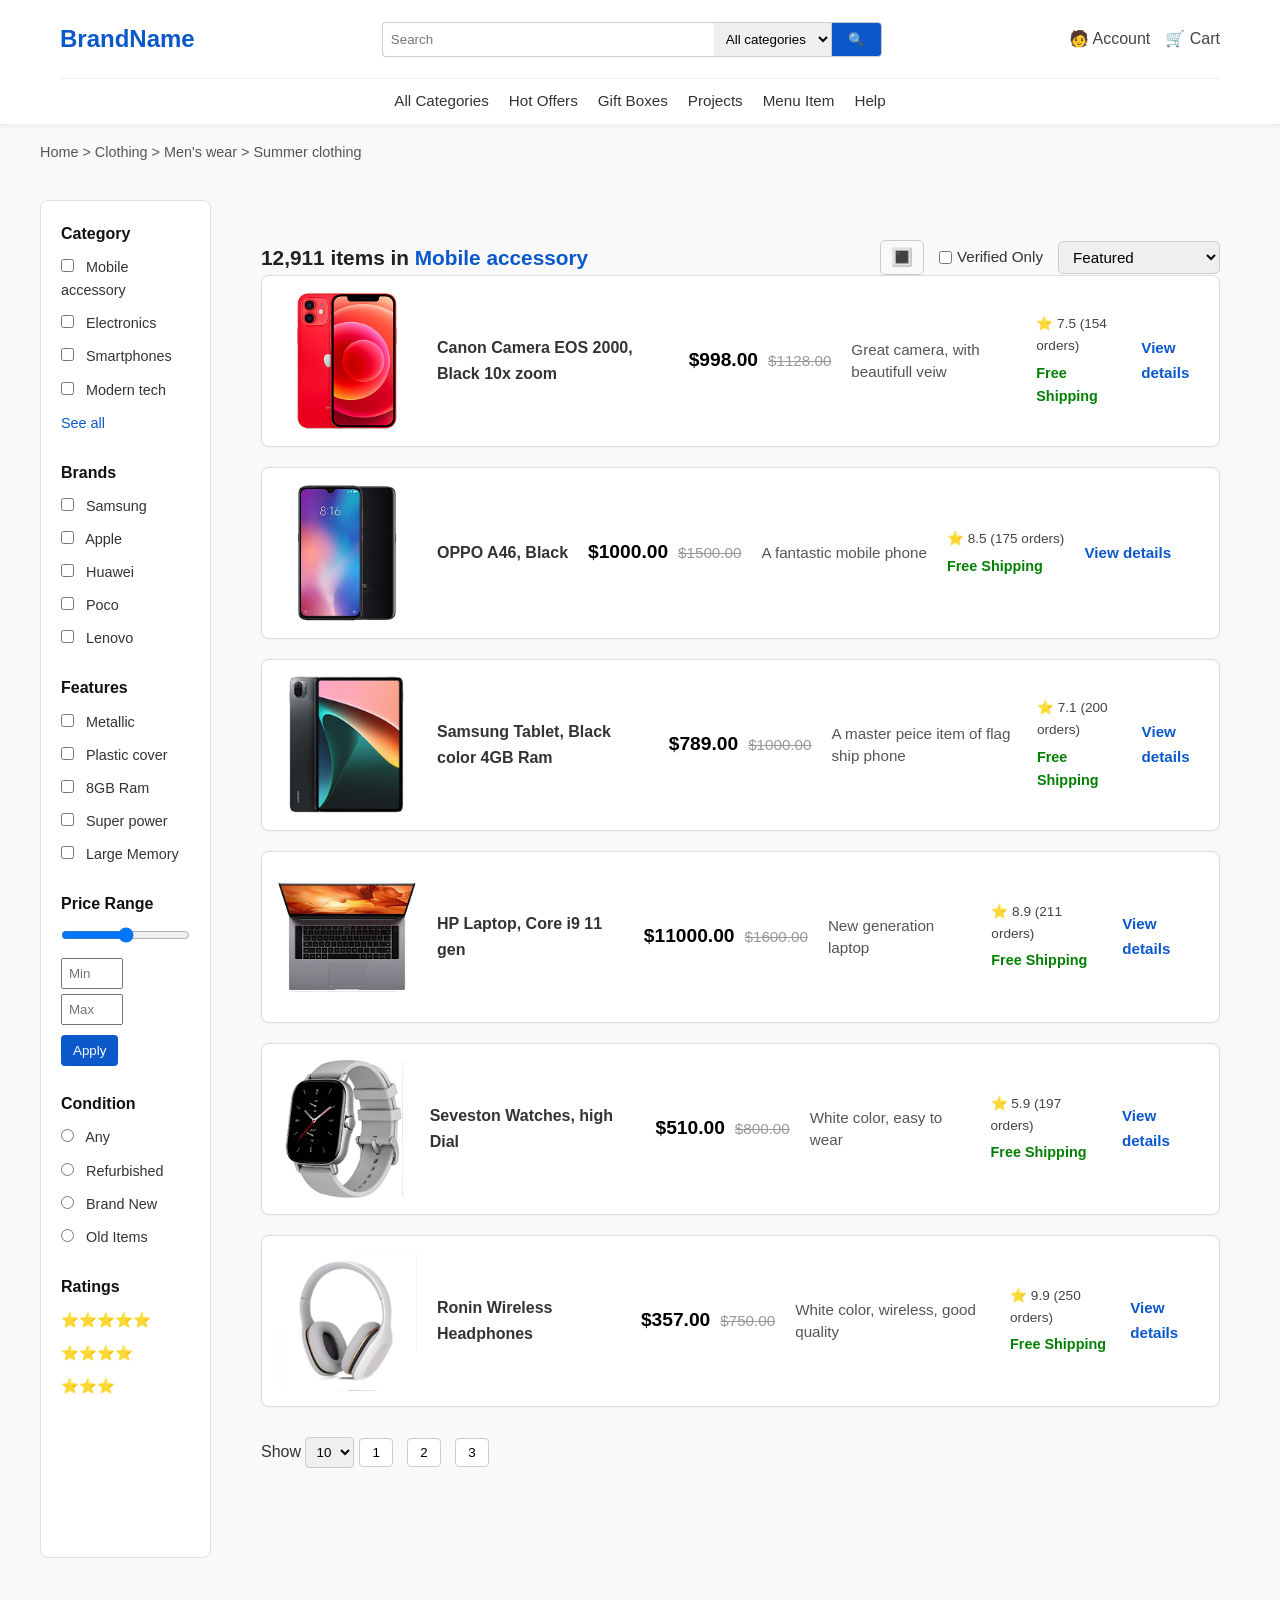
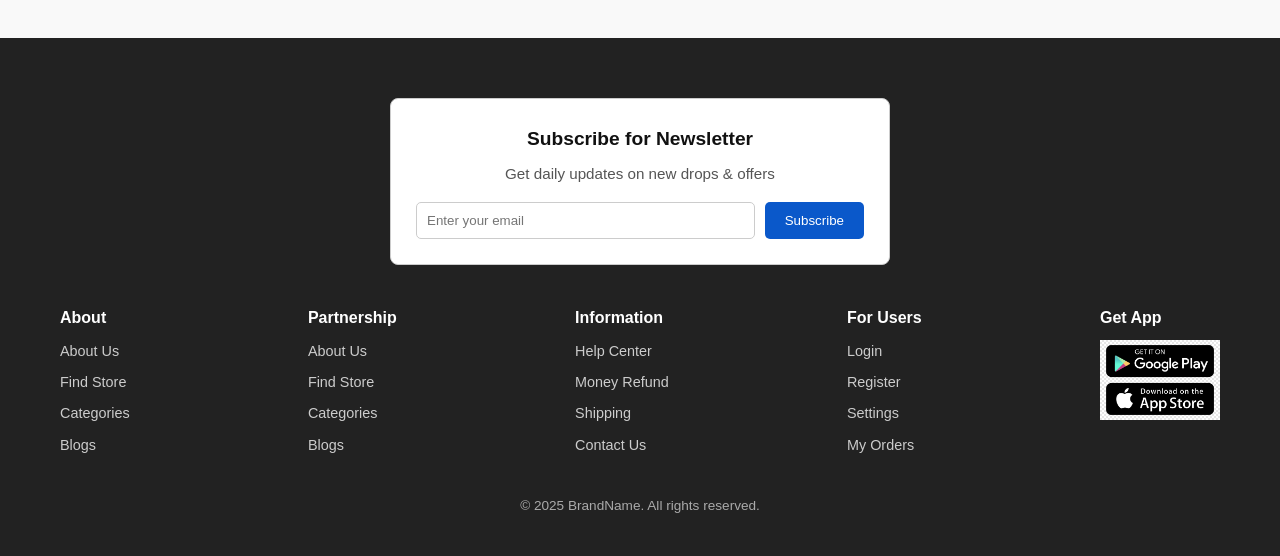
<file: product-list.html>
<!DOCTYPE html>
<html lang="en">
<head>
  <meta charset="UTF-8" />
  <meta name="viewport" content="width=device-width, initial-scale=1.0"/>
  <title>Product Listing Page</title>
  <link rel="stylesheet" href="product-list.css"/>
  <script src="main.js" defer></script>
  
</head>
<body>
    
  <!-- HEADER -->
<header class="header">
  <div class="container">
    <!-- Top Row: Logo + Search + Icons -->
    <div class="header-top">
      <div class="logo">BrandName</div>
      <div class="search-bar">
        <input type="text" placeholder="Search" />
        <select>
          <option>All categories</option>
          <option>Clothes</option>
          <option>Phones</option>
        </select>
        <button type="submit">🔍</button>
      </div>
      <div class="header-icons">
        <a href="#">🧑 Account</a>
        <a href="#">🛒 Cart</a>
      </div>
    </div>

    <!-- Bottom Navigation -->
    <nav class="header-nav">
      <a href="#">All Categories</a>
      <a href="#">Hot Offers</a>
      <a href="#">Gift Boxes</a>
      <a href="#">Projects</a>
      <a href="#">Menu Item</a>
      <a href="#">Help</a>
    </nav>
  </div>
</header>
  <!-- Breadcrumbs -->
  <div class="breadcrumbs container">
    <p>Home > Clothing > Men's wear > Summer clothing</p>
  </div>

  <!-- Main Layout -->
  <main class="product-page container">
    <aside class="sidebar">
      <div class="filter-group">
        <h4>Category</h4>
        <ul>
          <li><input type="checkbox" /> Mobile accessory</li>
          <li><input type="checkbox" /> Electronics</li>
          <li><input type="checkbox" /> Smartphones</li>
          <li><input type="checkbox" /> Modern tech</li>
          <li><a href="#">See all</a></li>
        </ul>
      </div>

      <div class="filter-group">
        <h4>Brands</h4>
        <ul>
          <li><input type="checkbox" /> Samsung</li>
          <li><input type="checkbox" /> Apple</li>
          <li><input type="checkbox" /> Huawei</li>
          <li><input type="checkbox" /> Poco</li>
          <li><input type="checkbox" /> Lenovo</li>
        </ul>
      </div>

      <div class="filter-group">
        <h4>Features</h4>
        <ul>
          <li><input type="checkbox" /> Metallic</li>
          <li><input type="checkbox" /> Plastic cover</li>
          <li><input type="checkbox" /> 8GB Ram</li>
          <li><input type="checkbox" /> Super power</li>
          <li><input type="checkbox" /> Large Memory</li>
        </ul>
      </div>

      <div class="filter-group">
        <h4>Price Range</h4>
        <input type="range" min="0" max="1000"/>
        <div>
          <input type="number" placeholder="Min" />
          <input type="number" placeholder="Max" />
        </div>
        <button>Apply</button>
      </div>

      <div class="filter-group">
        <h4>Condition</h4>
        <ul>
          <li><input type="radio" name="condition" /> Any</li>
          <li><input type="radio" name="condition" /> Refurbished</li>
          <li><input type="radio" name="condition" /> Brand New</li>
          <li><input type="radio" name="condition" /> Old Items</li>
        </ul>
      </div>

      <div class="filter-group">
        <h4>Ratings</h4>
        <ul>
          <li>⭐⭐⭐⭐⭐</li>
          <li>⭐⭐⭐⭐</li>
          <li>⭐⭐⭐</li>
        </ul>
      </div>
    </aside>

    <section class="product-results">
      <div class="results-header">
        <h2>12,911 items in <strong>Mobile accessory</strong></h2>
        <div class="results-controls">
  <!-- 🆕 Grid Toggle Button -->
  <button id="gridToggle" title="Switch Grid View">🔳</button>

  <label><input type="checkbox" /> Verified Only</label>
  <select>
    <option>Featured</option>
    <option>Price Low to High</option>
    <option>Price High to Low</option>
  </select>
</div>
      <div class="product-grid">
        <!-- Repeatable Product Card -->
        <div class="product-card">
          <img src="images/111.png" alt="Product" />
          <h4>Canon Camera EOS 2000, Black 10x zoom</h4>
          <div class="price-row">
            <span class="price">$998.00</span>
            <span class="old-price">$1128.00</span>
          </div>
          <p class="product-desc">Great camera, with beautifull veiw</p>
          <div class="meta">
            <span>⭐ 7.5 (154 orders)</span>
            <span class="free-shipping">Free Shipping</span>
          </div>
          <a href="order.html" class="details-link">View details</a>
        </div>

          <div class="product-card">
          <img src="images/222.png" alt="Product" />
          <h4>OPPO A46, Black</h4>
          <div class="price-row">
            <span class="price">$1000.00</span>
            <span class="old-price">$1500.00</span>
          </div>
          <p class="product-desc">A fantastic mobile phone</p>
          <div class="meta">
            <span>⭐ 8.5 (175 orders)</span>
            <span class="free-shipping">Free Shipping</span>
          </div>
          <a href="order.html" class="details-link">View details</a>
        </div>
          <div class="product-card">
          <img src="images/333.png" alt="Product" />
          <h4>Samsung Tablet, Black color 4GB Ram</h4>
          <div class="price-row">
            <span class="price">$789.00</span>
            <span class="old-price">$1000.00</span>
          </div>
          <p class="product-desc">A master peice item of flag ship phone</p>
          <div class="meta">
            <span>⭐ 7.1 (200 orders)</span>
            <span class="free-shipping">Free Shipping</span>
          </div>
          <a href="order.html" class="details-link">View details</a>
        </div>
          <div class="product-card">
          <img src="images/444.png" alt="Product" />
          <h4>HP Laptop, Core i9 11 gen</h4>
          <div class="price-row">
            <span class="price">$11000.00</span>
            <span class="old-price">$1600.00</span>
          </div>
          <p class="product-desc">New generation laptop</p>
          <div class="meta">
            <span>⭐ 8.9 (211 orders)</span>
            <span class="free-shipping">Free Shipping</span>
          </div>
          <a href="order.html" class="details-link">View details</a>
        </div>
          <div class="product-card">
          <img src="images/555.png" alt="Product" />
          <h4>Seveston Watches, high Dial</h4>
          <div class="price-row">
            <span class="price">$510.00</span>
            <span class="old-price">$800.00</span>
          </div>
          <p class="product-desc">White color, easy to wear</p>
          <div class="meta">
            <span>⭐ 5.9 (197 orders)</span>
            <span class="free-shipping">Free Shipping</span>
          </div>
          <a href="order.html" class="details-link">View details</a>
        </div>
          <div class="product-card">
          <img src="images/666.png" alt="Product" />
          <h4>Ronin Wireless Headphones</h4>
          <div class="price-row">
            <span class="price">$357.00</span>
            <span class="old-price">$750.00</span>
          </div>
          <p class="product-desc">White color, wireless, good quality</p>
          <div class="meta">
            <span>⭐ 9.9 (250 orders)</span>
            <span class="free-shipping">Free Shipping</span>
          </div>
          <a href="order.html" class="details-link">View details</a>
        </div>

        
      </div>

      <!-- Pagination -->
      <div class="pagination">
        <label>Show 
          <select>
            <option>10</option>
            <option>20</option>
          </select> 
        </label>
        <div class="page-numbers">
          <button>1</button>
          <button>2</button>
          <button>3</button>
        </div>
      </div>
    </section>
  </main>

<!-- FOOTER -->
<footer class="footer">
    <div class="footer-newsletter">
  <h4>Subscribe for Newsletter</h4>
  <p>Get daily updates on new drops & offers</p>
  <form>
    <input type="email" placeholder="Enter your email" required />
    <button type="submit">Subscribe</button>
  </form>
</div>

  <div class="container">
    <div class="footer-grid">
      <div>
        <h4>About</h4>
        <a href="#">About Us</a>
        <a href="#">Find Store</a>
        <a href="#">Categories</a>
        <a href="#">Blogs</a>
      </div>
      <div>
        <h4>Partnership</h4>
        <a href="#">About Us</a>
        <a href="#">Find Store</a>
        <a href="#">Categories</a>
        <a href="#">Blogs</a>
      </div>
      <div>
        <h4>Information</h4>
        <a href="#">Help Center</a>
        <a href="#">Money Refund</a>
        <a href="#">Shipping</a>
        <a href="#">Contact Us</a>
      </div>
      <div>
        <h4>For Users</h4>
        <a href="#">Login</a>
        <a href="#">Register</a>
        <a href="#">Settings</a>
        <a href="#">My Orders</a>
      </div>
      <div>
        <h4>Get App</h4>
        <img src="images/29.png" alt="App Store" style="width:120px; margin-bottom: 10px;">
        
      </div>
    </div>
    <p class="footer-bottom">© 2025 BrandName. All rights reserved.</p>
  </div>


</footer>
<script>
  document.getElementById('gridToggle').addEventListener('click', function () {
    const productGrid = document.querySelector('.product-grid');
    this.classList.toggle('active');
    productGrid.classList.toggle('grid-view');
  });
</script>


</body>
</html>
</file>
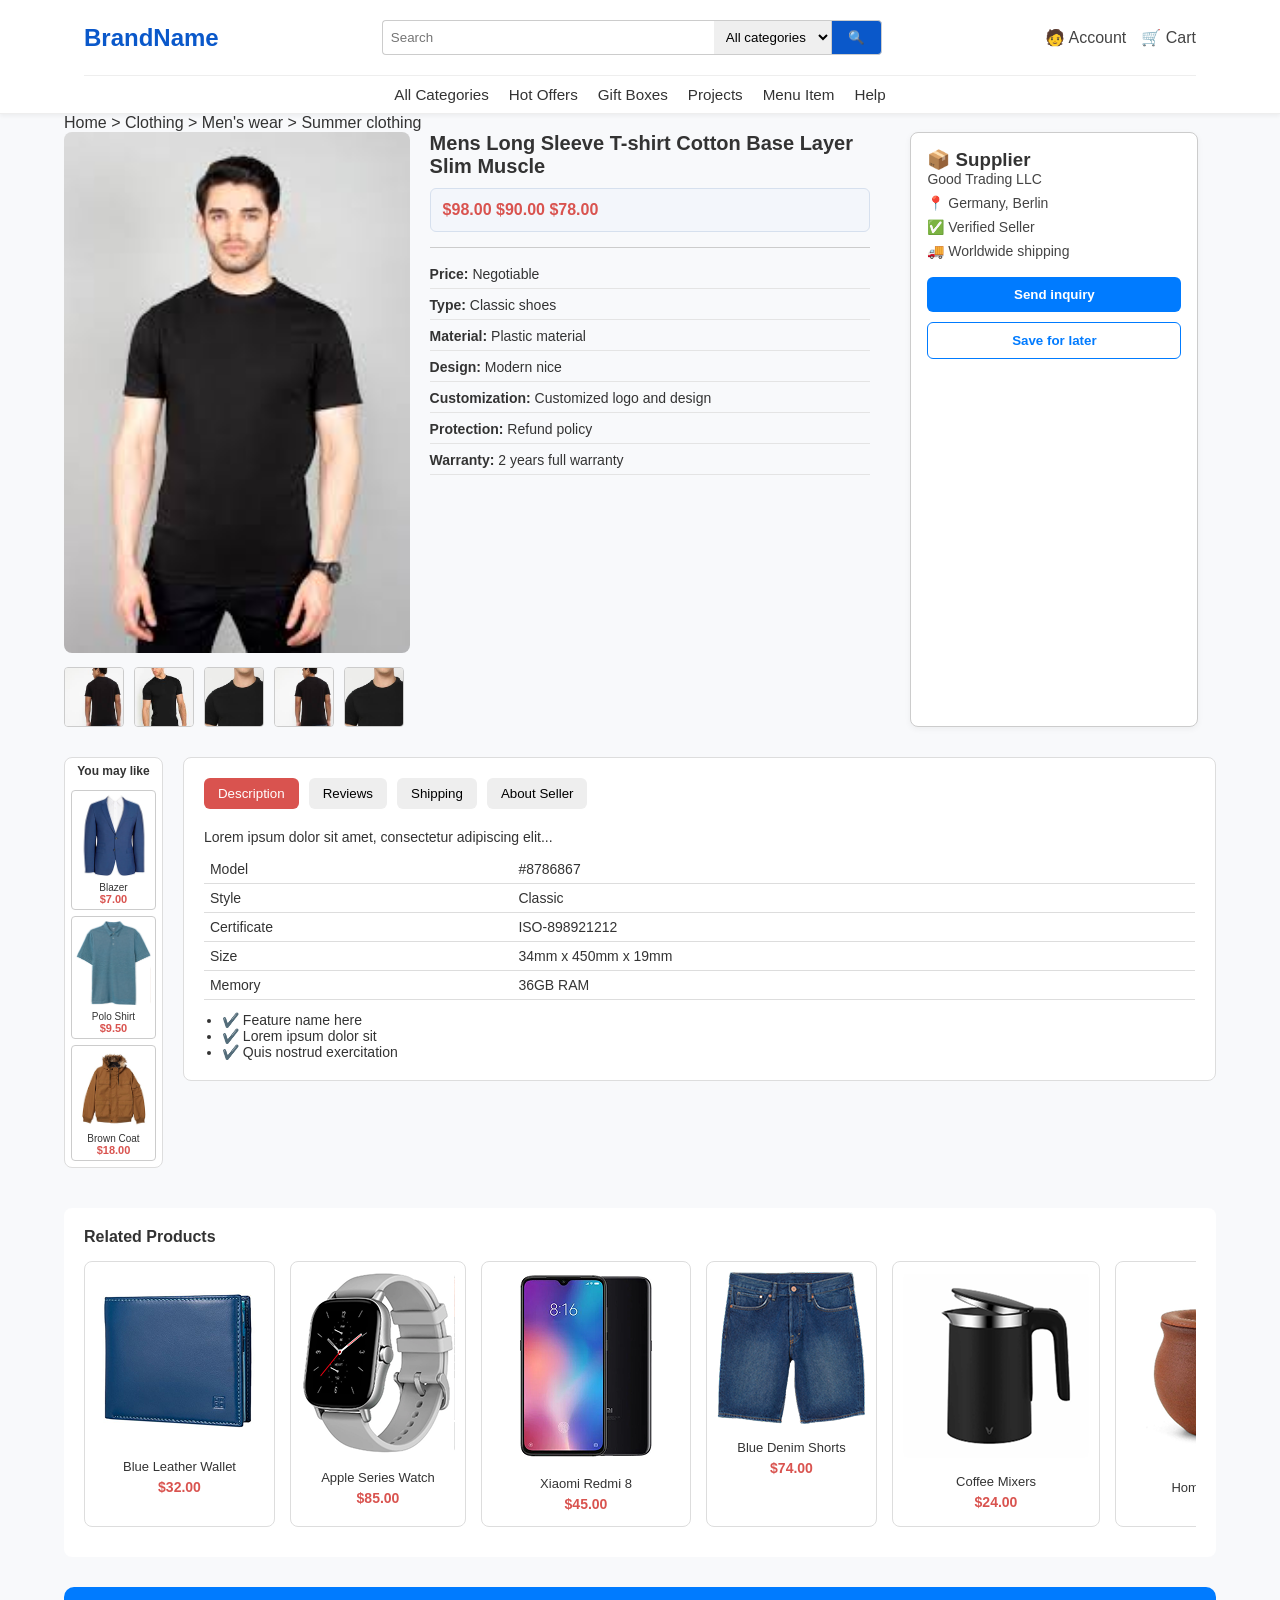
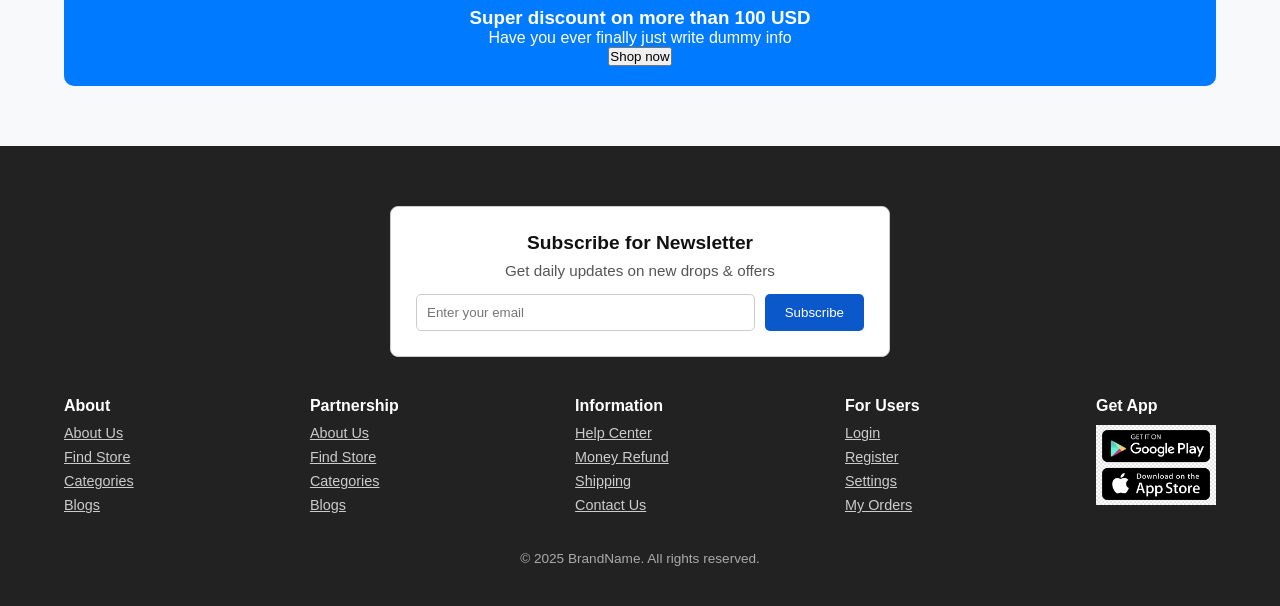
<file: product.html>
<!DOCTYPE html>
<html lang="en">
<head>
  <meta charset="UTF-8" />
  <meta name="viewport" content="width=device-width, initial-scale=1.0"/>
  <title>Product Detail</title>
  <link rel="stylesheet" href="product.css"/>
</head>
<body>
  <header class="header">
  <div class="container">
    <!-- Top Row: Logo + Search + Icons -->
    <div class="header-top">
      <div class="logo">BrandName</div>
      <div class="search-bar">
        <input type="text" placeholder="Search" />
        <select>
          <option>All categories</option>
          <option>Clothes</option>
          <option>Phones</option>
        </select>
        <button type="submit">🔍</button>
      </div>
      <div class="header-icons">
        <a href="#">🧑 Account</a>
        <a href="#">🛒 Cart</a>
      </div>
    </div>

    <!-- Bottom Navigation -->
    <nav class="header-nav">
      <a href="#">All Categories</a>
      <a href="#">Hot Offers</a>
      <a href="#">Gift Boxes</a>
      <a href="#">Projects</a>
      <a href="#">Menu Item</a>
      <a href="#">Help</a>
    </nav>
  </div>
</header>

  <main class="product-page container">
    <div class="breadcrumb">Home > Clothing > Men's wear > Summer clothing</div>
    
    <div class="product-container">
      <div class="product-images">
        <img src="images/91.jpeg" alt="Product" class="main-img"/>
        <div class="thumbnail-row">
          <img src="images/94.jpeg" />
          <img src="images/92.jpeg" />
          <img src="images/93.jpeg" />
          <img src="images/94.jpeg" />
          <img src="images/93.jpeg" />
        </div>
      </div>
      
      <div class="product-info">
        <h2>Mens Long Sleeve T-shirt Cotton Base Layer Slim Muscle</h2>
        <div class="price-tier">
          <span>$98.00</span>
          <span>$90.00</span>
          <span>$78.00</span>
        </div>
        <div class="details">
          <p><strong>Price:</strong> Negotiable</p>
          <p><strong>Type:</strong> Classic shoes</p>
          <p><strong>Material:</strong> Plastic material</p>
          <p><strong>Design:</strong> Modern nice</p>
          <p><strong>Customization:</strong> Customized logo and design</p>
          <p><strong>Protection:</strong> Refund policy</p>
          <p><strong>Warranty:</strong> 2 years full warranty</p>
        </div>
      </div>

      <div class="seller-card">
        <h3>📦 Supplier</h3>
        <p>Good Trading LLC</p>
        <p>📍 Germany, Berlin</p>
        <p>✅ Verified Seller</p>
        <p>🚚 Worldwide shipping</p>
        <button class="btn">Send inquiry</button>
        <button class="btn-outline">Save for later</button>
      </div>
    </div>

   <div class="main-section">
  <!-- LEFT: You May Like -->
  <div class="vertical-you-may-like">
    <h3>You may like</h3>

    <div class="item">
      <img src="images/88.png" alt="Item 1">
      <p>Blazer<br><span>$7.00</span></p>
    </div>

    <div class="item">
      <img src="images/11.png" alt="Item 2">
      <p>Polo Shirt<br><span>$9.50</span></p>
    </div>

    <div class="item">
      <img src="images/33.png" alt="Item 3">
      <p>Brown Coat<br><span>$18.00</span></p>
    </div>
  </div>

  <!-- RIGHT: Tab Content -->
  <section class="tab-content-box">
    <div class="tabs">
      <button class="active">Description</button>
      <button>Reviews</button>
      <button>Shipping</button>
      <button>About Seller</button>
    </div>

    <div class="tab-content">
      <p>Lorem ipsum dolor sit amet, consectetur adipiscing elit...</p>

      <table>
        <tr><td>Model</td><td>#8786867</td></tr>
        <tr><td>Style</td><td>Classic</td></tr>
        <tr><td>Certificate</td><td>ISO-898921212</td></tr>
        <tr><td>Size</td><td>34mm x 450mm x 19mm</td></tr>
        <tr><td>Memory</td><td>36GB RAM</td></tr>
      </table>

      <ul>
        <li>✔️ Feature name here</li>
        <li>✔️ Lorem ipsum dolor sit</li>
        <li>✔️ Quis nostrud exercitation</li>
      </ul>
    </div>
  </section>
</div>


<!-- Related Products Section -->
<section class="related">
  <h3>Related Products</h3>
  <div class="related-items">
    <div class="item">
      <img src="images/55.png" alt="Product 1">
      <p>Blue Leather Wallet</p>
      <span>$32.00</span>
    </div>
    <div class="item">
      <img src="images/555.png" alt="Product 2">
      <p>Apple Series Watch</p>
      <span>$85.00</span>
    </div>
    <div class="item">
      <img src="images/222.png" alt="Product 3">
      <p>Xiaomi Redmi 8</p>
      <span>$45.00</span>
    </div>
    <div class="item">
      <img src="images/22.png" alt="Product 4">
      <p>Blue Denim Shorts</p>
      <span>$74.00</span>
    </div>
    <div class="item">
      <img src="images/10.png" alt="Product 5">
      <p>Coffee Mixers</p>
      <span>$24.00</span>
    </div>
    <div class="item">
      <img src="images/99.png" alt="Product 6">
      <p>Home Appliances</p>
      <span>$22.00</span>
    </div>
  </div>
</section>

    <div class="discount-banner">
      <h3>Super discount on more than 100 USD</h3>
      <p>Have you ever finally just write dummy info</p>
      <button>Shop now</button>
    </div>
  </main>
<footer class="footer">
    <div class="footer-newsletter">
  <h4>Subscribe for Newsletter</h4>
  <p>Get daily updates on new drops & offers</p>
  <form>
    <input type="email" placeholder="Enter your email" required />
    <button type="submit">Subscribe</button>
  </form>
</div>

  <div class="container">
    <div class="footer-grid">
      <div>
        <h4>About</h4>
        <a href="#">About Us</a>
        <a href="#">Find Store</a>
        <a href="#">Categories</a>
        <a href="#">Blogs</a>
      </div>
      <div>
        <h4>Partnership</h4>
        <a href="#">About Us</a>
        <a href="#">Find Store</a>
        <a href="#">Categories</a>
        <a href="#">Blogs</a>
      </div>
      <div>
        <h4>Information</h4>
        <a href="#">Help Center</a>
        <a href="#">Money Refund</a>
        <a href="#">Shipping</a>
        <a href="#">Contact Us</a>
      </div>
      <div>
        <h4>For Users</h4>
        <a href="#">Login</a>
        <a href="#">Register</a>
        <a href="#">Settings</a>
        <a href="#">My Orders</a>
      </div>
      <div>
        <h4>Get App</h4>
        <img src="images/29.png" alt="App Store" style="width:120px; margin-bottom: 10px;">
        
      </div>
    </div>
    <p class="footer-bottom">© 2025 BrandName. All rights reserved.</p>
  </div>


</footer>

  
</body>
</html>
</file>
<file: product-list.css>
/* ====== RESET ====== */
* {
  margin: 0;
  padding: 0;
  box-sizing: border-box;
}

body {
  font-family: 'Segoe UI', sans-serif;
  background-color: #f9f9f9;
  color: #333;
  line-height: 1.6;
}

.container {
  max-width: 1200px;
  margin: 0 auto;
  padding: 0 20px;
}

a {
  text-decoration: none;
  color: #0a58ca;
}

/* ====== BREADCRUMBS ====== */
.breadcrumbs {
  font-size: 0.9rem;
  color: #555;
  padding: 16px 0;
}

/* ====== PAGE LAYOUT ====== */
.product-page {
  display: flex;
  gap: 30px;
  padding: 20px 0;
}

/* ====== SIDEBAR ====== */
.sidebar {
  width: 250px;
  background-color: #fff;
  border: 1px solid #e0e0e0;
  border-radius: 8px;
  padding: 20px;
}

.filter-group {
  margin-bottom: 25px;
}

.filter-group h4 {
  font-size: 1rem;
  margin-bottom: 10px;
  color: #111;
}

.filter-group ul li,
.filter-group label,
.filter-group input[type="range"] {
  display: block;
  font-size: 0.9rem;
  color: #333;
  margin-bottom: 10px;
}

.filter-group input[type="checkbox"],
.filter-group input[type="radio"] {
  margin-right: 8px;
}

.filter-group input[type="number"] {
  width: 48%;
  padding: 6px;
  margin-right: 4%;
  margin-top: 5px;
}

.filter-group button {
  margin-top: 10px;
  padding: 8px 12px;
  background-color: #0a58ca;
  color: #fff;
  border: none;
  border-radius: 4px;
  cursor: pointer;
}

/* ====== PRODUCT RESULTS SECTION ====== */
.product-results {
  margin: 40px 0;
  padding: 0 20px;
}

.results-header {
  display: flex;
  justify-content: space-between;
  align-items: center;
  flex-wrap: wrap;
  margin-bottom: 20px;
}

.results-header h2 {
  font-size: 1.3rem;
  color: #222;
  margin: 0;
}

.results-header h2 strong {
  color: #0a58ca;
}

.results-controls {
  display: flex;
  align-items: center;
  gap: 15px;
  flex-wrap: wrap;
}

.results-controls label {
  font-size: 0.95rem;
  color: #333;
  display: flex;
  align-items: center;
  gap: 5px;
}

.results-controls select {
  padding: 6px 10px;
  border: 1px solid #ccc;
  border-radius: 5px;
  font-size: 0.95rem;
}

/* ====== Grid Toggle Button ====== */
#gridToggle {
  background: #f8f9fa;
  border: 1px solid #ccc;
  padding: 6px 10px;
  border-radius: 5px;
  font-size: 1.1rem;
  cursor: pointer;
  transition: all 0.3s ease;
}

#gridToggle:hover {
  background: #e2e6ea;
}

#gridToggle.active {
  background: #0a58ca;
  color: white;
  border-color: #0a58ca;
}

/* ====== PRODUCT GRID ====== */
/* Default: List View */
.product-grid {
  display: flex;
  flex-direction: column;
  gap: 20px;
}

/* Grid View: 3-column layout */
.product-grid.grid-view {
  display: grid;
  grid-template-columns: repeat(3, 1fr);
  gap: 20px;
}

.product-grid.grid-view .product-card {
  flex-direction: column;
  align-items: center;
  text-align: center;
}

.product-grid.grid-view .product-card img {
  margin-bottom: 10px;
}

.product-card {
  display: flex;
  flex-direction: row;
  padding: 15px;
  background: #fff;
  border: 1px solid #ddd;
  border-radius: 8px;
  box-shadow: 0 1px 3px rgba(0, 0, 0, 0.05);
  transition: box-shadow 0.2s;
  text-align: left;
  align-items: center;
  gap: 20px;
}

.product-card:hover {
  box-shadow: 0 2px 12px rgba(0, 0, 0, 0.08);
}

.product-card img {
  width: 140px;
  height: 140px;
  object-fit: contain;
  border-radius: 6px;
}

.product-info {
  flex: 1;
  display: flex;
  flex-direction: row;
  gap: 30px;
  align-items: center;
  justify-content: space-between;
  flex-wrap: wrap;
}

.product-info h4 {
  font-size: 1.1rem;
  color: #111;
  font-weight: 600;
  margin: 0;
}

.price-row {
  display: flex;
  gap: 10px;
  align-items: center;
}

.price {
  color: #000;
  font-size: 1.2rem;
  font-weight: bold;
}

.old-price {
  color: #999;
  text-decoration: line-through;
  font-size: 0.95rem;
}

.product-desc {
  font-size: 0.95rem;
  color: #555;
  line-height: 1.4;
  max-width: 250px;
}

.meta {
  font-size: 0.85rem;
  color: #444;
  display: flex;
  flex-direction: column;
  gap: 5px;
}

.free-shipping {
  color: green;
  font-weight: 600;
  font-size: 0.9rem;
}

.details-link {
  font-weight: 600;
  color: #0a58ca;
  text-decoration: none;
  font-size: 0.95rem;
}

.details-link:hover {
  text-decoration: underline;
}

@media (max-width: 768px) {
  .product-card {
    flex-direction: column;
    align-items: center;
    text-align: center;
  }

  .product-card img {
    width: 100px;
    height: auto;
  }

  .product-info {
    flex-direction: column;
    align-items: center;
    gap: 15px;
  }

  .meta {
    align-items: center;
  }
}

/* ====== PAGINATION ====== */
.pagination {
  display: flex;
  justify-content: space-between;
  align-items: center;
  margin: 30px 0;
  flex-wrap: wrap;
}

.pagination select {
  padding: 6px;
  border: 1px solid #ccc;
  border-radius: 4px;
}

.page-numbers button {
  padding: 6px 12px;
  border: 1px solid #ccc;
  background: #fff;
  margin: 0 5px;
  border-radius: 4px;
  cursor: pointer;
}

.page-numbers button:hover {
  background: #0a58ca;
  color: #fff;
  border-color: #0a58ca;
}

/* ====== RESPONSIVE ====== */
@media (max-width: 768px) {
  .product-page {
    flex-direction: column;
  }

  .sidebar {
    width: 100%;
    margin-bottom: 20px;
  }

  .results-header,
  .results-controls,
  .product-card {
    flex-direction: column;
    align-items: flex-start;
  }

  .product-card {
    text-align: center;
    align-items: center;
  }

  .product-card img {
    width: 100px;
    height: auto;
  }

  .meta {
    flex-direction: column;
    gap: 5px;
  }

  .pagination {
    flex-direction: column;
    gap: 15px;
  }
}
 .footer {
  background: #222;
  color: #fff;
  padding: 40px 0;
  margin-top: 60px;
}

.footer-grid {
  display: flex;
  flex-wrap: wrap;
  gap: 40px;
  justify-content: space-between;
}

.footer-grid div h4 {
  margin-bottom: 10px;
  color: #fff;
}

.footer-grid a {
  display: block;
  color: #ccc;
  margin-bottom: 8px;
  font-size: 0.9rem;
}

.footer-bottom {
  text-align: center;
  margin-top: 30px;
  color: #aaa;
  font-size: 0.85rem;
}
.footer-newsletter {
  background: #fff;
  border: 1px solid #ccc;
  padding: 25px;
  border-radius: 8px;
  max-width: 500px;
  margin: 20px auto 40px;
  text-align: center;
}

.footer-newsletter h4 {
  font-size: 1.2rem;
  margin-bottom: 8px;
  color: #111;
}

.footer-newsletter p {
  font-size: 0.95rem;
  color: #555;
  margin-bottom: 15px;
}

.footer-newsletter form {
  display: flex;
  flex-wrap: wrap;
  justify-content: center;
  gap: 10px;
}

.footer-newsletter input[type="email"] {
  padding: 10px;
  flex: 1;
  min-width: 200px;
  border: 1px solid #ccc;
  border-radius: 5px;
}

.footer-newsletter button {
  padding: 10px 20px;
  background: #0a58ca;
  color: #fff;
  border: none;
  border-radius: 5px;
  cursor: pointer;
}
/* ========== HEADER STYLING ========== */
.header {
  background-color: #fff;
  box-shadow: 0 2px 4px rgba(0,0,0,0.05);
  padding: 10px 0 0;
  border-bottom: 1px solid #eee;
  position: sticky;
  top: 0;
  z-index: 999;
}

.header .container {
  max-width: 1200px;
  margin: 0 auto;
  padding: 0 20px;
}

/* Top Row: Logo + Search + Icons */
.header-top {
  display: flex;
  justify-content: space-between;
  align-items: center;
  flex-wrap: wrap;
  gap: 20px;
  padding: 10px 0;
}

.logo {
  font-size: 1.5rem;
  font-weight: bold;
  color: #0a58ca;
}

/* Search Bar */
.search-bar {
  display: flex;
  flex: 1;
  max-width: 500px;
}

.search-bar input[type="text"] {
  flex: 1;
  padding: 8px;
  border: 1px solid #ccc;
  border-right: none;
  border-radius: 4px 0 0 4px;
}

.search-bar select {
  padding: 8px;
  border: 1px solid #ccc;
  border-left: none;
  border-right: none;
}

.search-bar button {
  padding: 8px 16px;
  border: 1px solid #ccc;
  background-color: #0a58ca;
  color: #fff;
  border-radius: 0 4px 4px 0;
  cursor: pointer;
}

/* Header Icons */
.header-icons {
  display: flex;
  gap: 15px;
  font-size: 1rem;
}

.header-icons a {
  color: #444;
  text-decoration: none;
  font-weight: 500;
}

/* Navigation Links */
.header-nav {
  margin-top: 10px;
  display: flex;
  justify-content: center;
  flex-wrap: wrap;
  gap: 20px;
  border-top: 1px solid #eee;
  padding: 10px 0;
  font-size: 0.95rem;
}

.header-nav a {
  color: #333;
  text-decoration: none;
  font-weight: 500;
}

.header-nav a:hover {
  color: #0a58ca;
}
</file>
<file: product.css>
* {
  margin: 0;
  padding: 0;
  box-sizing: border-box;
  font-family: sans-serif;
}

body {
  background-color: #f8f9fb;
  color: #333;
}

.container {
  width: 90%;
  max-width: 1200px;
  margin: auto;
}

.product-container {
  display: flex;
  gap: 20px;
  margin-bottom: 30px;
  flex-wrap: wrap;
}

.product-images {
  width: 30%;
  min-width: 280px;
}

.product-images img {
  width: 100%;
  border-radius: 8px;
}

.thumbnail-row {
  display: flex;
  gap: 10px;
  margin-top: 10px;
}

.thumbnail-row img {
  width: 60px;
  height: 60px;
  border: 1px solid #ccc;
  border-radius: 4px;
  object-fit: cover;
}

/* PRODUCT INFO + PRICE DISPLAY */
.product-info {
  width: 40%;
  min-width: 300px;
  padding-right: 20px;
}

.product-info h2 {
  margin-bottom: 10px;
  font-size: 20px;
}

.price-tier {
  background: #f3f6fb;
  padding: 12px;
  border-radius: 6px;
  border: 1px solid #d6e0ee;
  margin-bottom: 15px;
}

.price-tier div {
  display: flex;
  justify-content: space-between;
  padding: 6px 0;
  border-bottom: 1px solid #d0d9e5;
}

.price-tier div:last-child {
  border-bottom: none;
}

.price-tier span {
  font-size: 16px;
  font-weight: 600;
  color: #d9534f;
}

.details {
  border-top: 1px solid #ccc;
  padding-top: 10px;
}

.details p {
  margin: 8px 0;
  font-size: 14px;
  border-bottom: 1px solid #e4e4e4;
  padding-bottom: 6px;
}

/* SELLER BOX */
.seller-card {
  background: #fff;
  padding: 16px;
  border: 1px solid #ccc;
  border-radius: 8px;
  width: 25%;
  min-width: 250px;
  box-shadow: 0 2px 6px rgba(0,0,0,0.05);
}

.seller-card h4 {
  font-size: 16px;
  margin-bottom: 10px;
}

.seller-card p {
  font-size: 14px;
  margin-bottom: 8px;
  color: #444;
}

.seller-card .btn,
.seller-card .btn-outline {
  padding: 10px 14px;
  width: 100%;
  text-align: center;
  border-radius: 6px;
  font-weight: 600;
  margin-top: 10px;
  cursor: pointer;
}

.seller-card .btn {
  background: #007bff;
  color: white;
  border: none;
}

.seller-card .btn-outline {
  background: white;
  border: 1px solid #007bff;
  color: #007bff;
}

.main-section {
  display: flex;
  gap: 20px;
  margin-top: 30px;
  align-items: stretch;
}

/* You May Like (left side, ultra small width) */
.vertical-you-may-like {
  flex: 0.3; /* as small as reasonably possible */
  background: #fff;
  border: 1px solid #ddd;
  border-radius: 8px;
  padding: 6px;
  display: flex;
  flex-direction: column;
  gap: 6px;
  height: auto;
  overflow-y: auto;
}

.vertical-you-may-like h3 {
  font-size: 12px;
  text-align: center;
  margin-bottom: 6px;
}

.vertical-you-may-like .item {
  border: 1px solid #ccc;
  border-radius: 4px;
  padding: 4px;
  text-align: center;
  font-size: 10px;
}

.vertical-you-may-like .item img {
  width: 100%;
  border-radius: 4px;
  margin-bottom: 4px;
}

.vertical-you-may-like .item span {
  color: #d9534f;
  font-weight: bold;
  font-size: 11px;
  display: block;
}


/* Right: Tab Content (bigger but matches height) */
.tab-content-box {
  flex: 14;
  background: #fff;
  border: 1px solid #ddd;
  border-radius: 8px;
  padding: 50px;
  display: flex;
  flex-direction: column;
  justify-content: space-between;
}

/* Tabs */
.tabs {
  display: flex;
  gap: 10px;
  margin-bottom: 20px;
}

.tabs button {
  padding: 8px 14px;
  border: none;
  background: #eee;
  border-radius: 6px;
  cursor: pointer;
}

.tabs button.active {
  background: #d9534f;
  color: white;
}

/* Tab content */
.tab-content {
  font-size: 14px;
}

.tab-content table {
  margin-top: 10px;
  width: 100%;
  border-collapse: collapse;
}

.tab-content table td {
  padding: 6px;
  border-bottom: 1px solid #ddd;
}

.tab-content ul {
  margin-top: 12px;
  padding-left: 18px;
}


/* Tab Content Box: Big and on Right */
.tab-content-box {
  flex: 5;
  background: #fff;
  padding: 20px;
  border-radius: 8px;
  border: 1px solid #ddd;
  height: 100%;
}

/* TAB CONTENT AREA (Large Right Side) */
.tab-content-box {
  flex: 4; /* much bigger now */
  background: #fff;
  padding: 20px;
  border-radius: 8px;
  border: 1px solid #ddd;
  height: 100%;
}


/* TAB CONTENT AREA (Now on the Right & Bigger) */
.tab-content-box {
  flex: 3.5; /* increase width */
  background: #fff;
  padding: 20px;
  border-radius: 8px;
  border: 1px solid #ddd;
  height: 100%;
}

/* RELATED PRODUCTS (Horizontal Scroll Style) */
.related {
  margin-top: 40px;
  background: #fff;
  padding: 20px;
  border-radius: 8px;
}

.related h3 {
  font-size: 16px;
  margin-bottom: 15px;
}

.related-items {
  display: flex;
  overflow-x: auto;
  gap: 15px;
  padding-bottom: 10px;
  scroll-behavior: smooth;
}

.related-items .item {
  min-width: 160px;
  flex-shrink: 0;
  background: #fff;
  border: 1px solid #ddd;
  border-radius: 8px;
  padding: 10px;
  text-align: center;
  font-size: 13px;
}

.related-items .item img {
  width: 100%;
  border-radius: 6px;
  margin-bottom: 8px;
}

.related-items .item p {
  margin: 5px 0;
  font-weight: 500;
}

.related-items .item span {
  color: #d9534f;
  font-weight: bold;
  font-size: 14px;
}

/* DISCOUNT BANNER */
.discount-banner {
  background: #007bff;
  color: white;
  padding: 20px;
  border-radius: 10px;
  text-align: center;
  margin: 30px 0;
  font-size: 16px;
  font-weight: 500;
}


 .footer {
  background: #222;
  color: #fff;
  padding: 40px 0;
  margin-top: 60px;
}

.footer-grid {
  display: flex;
  flex-wrap: wrap;
  gap: 40px;
  justify-content: space-between;
}

.footer-grid div h4 {
  margin-bottom: 10px;
  color: #fff;
}

.footer-grid a {
  display: block;
  color: #ccc;
  margin-bottom: 8px;
  font-size: 0.9rem;
}

.footer-bottom {
  text-align: center;
  margin-top: 30px;
  color: #aaa;
  font-size: 0.85rem;
}
.footer-newsletter {
  background: #fff;
  border: 1px solid #ccc;
  padding: 25px;
  border-radius: 8px;
  max-width: 500px;
  margin: 20px auto 40px;
  text-align: center;
}

.footer-newsletter h4 {
  font-size: 1.2rem;
  margin-bottom: 8px;
  color: #111;
}

.footer-newsletter p {
  font-size: 0.95rem;
  color: #555;
  margin-bottom: 15px;
}

.footer-newsletter form {
  display: flex;
  flex-wrap: wrap;
  justify-content: center;
  gap: 10px;
}

.footer-newsletter input[type="email"] {
  padding: 10px;
  flex: 1;
  min-width: 200px;
  border: 1px solid #ccc;
  border-radius: 5px;
}

.footer-newsletter button {
  padding: 10px 20px;
  background: #0a58ca;
  color: #fff;
  border: none;
  border-radius: 5px;
  cursor: pointer;
}
/* ========== HEADER STYLING ========== */
.header {
  background-color: #fff;
  box-shadow: 0 2px 4px rgba(0,0,0,0.05);
  padding: 10px 0 0;
  border-bottom: 1px solid #eee;
  position: sticky;
  top: 0;
  z-index: 999;
}

.header .container {
  max-width: 1200px;
  margin: 0 auto;
  padding: 0 20px;
}

/* Top Row: Logo + Search + Icons */
.header-top {
  display: flex;
  justify-content: space-between;
  align-items: center;
  flex-wrap: wrap;
  gap: 20px;
  padding: 10px 0;
}

.logo {
  font-size: 1.5rem;
  font-weight: bold;
  color: #0a58ca;
}

/* Search Bar */
.search-bar {
  display: flex;
  flex: 1;
  max-width: 500px;
}

.search-bar input[type="text"] {
  flex: 1;
  padding: 8px;
  border: 1px solid #ccc;
  border-right: none;
  border-radius: 4px 0 0 4px;
}

.search-bar select {
  padding: 8px;
  border: 1px solid #ccc;
  border-left: none;
  border-right: none;
}

.search-bar button {
  padding: 8px 16px;
  border: 1px solid #ccc;
  background-color: #0a58ca;
  color: #fff;
  border-radius: 0 4px 4px 0;
  cursor: pointer;
}

/* Header Icons */
.header-icons {
  display: flex;
  gap: 15px;
  font-size: 1rem;
}

.header-icons a {
  color: #444;
  text-decoration: none;
  font-weight: 500;
}

/* Navigation Links */
.header-nav {
  margin-top: 10px;
  display: flex;
  justify-content: center;
  flex-wrap: wrap;
  gap: 20px;
  border-top: 1px solid #eee;
  padding: 10px 0;
  font-size: 0.95rem;
}

.header-nav a {
  color: #333;
  text-decoration: none;
  font-weight: 500;
}

.header-nav a:hover {
  color: #0a58ca;
}
</file>
